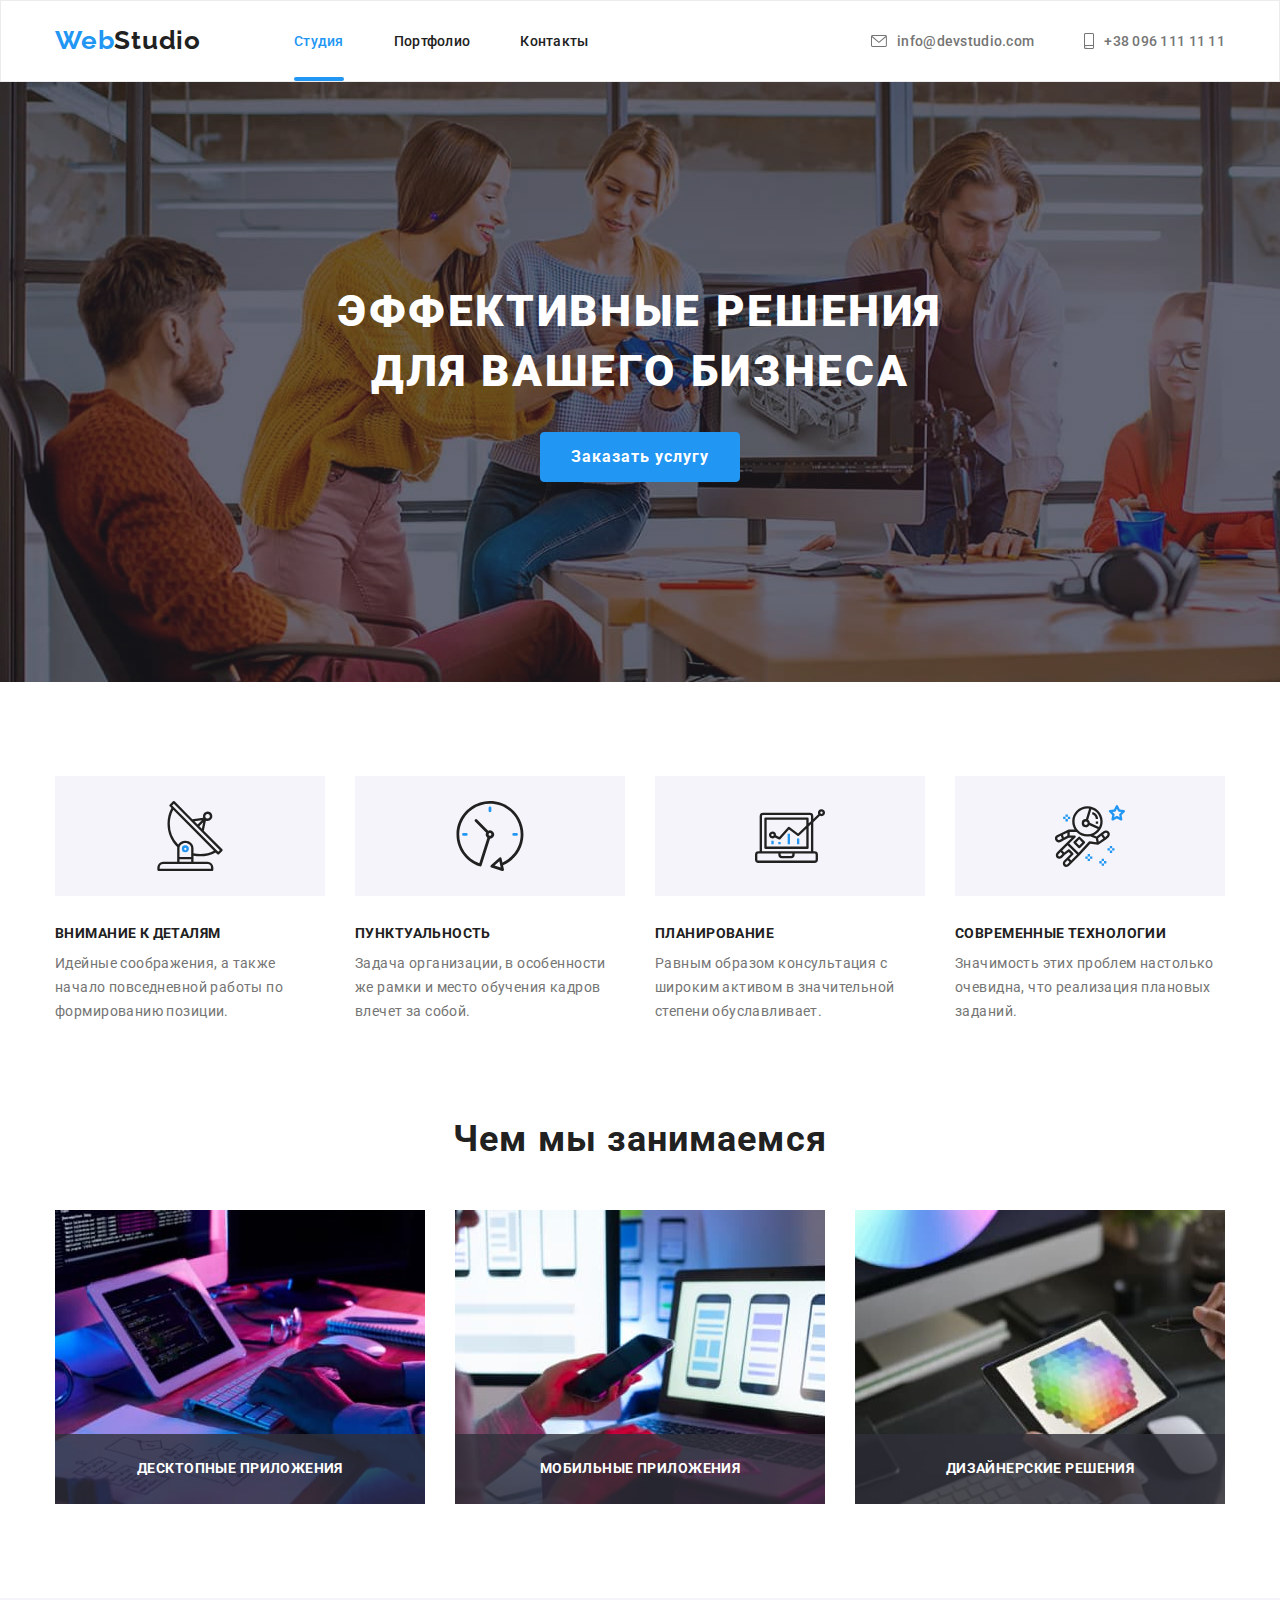
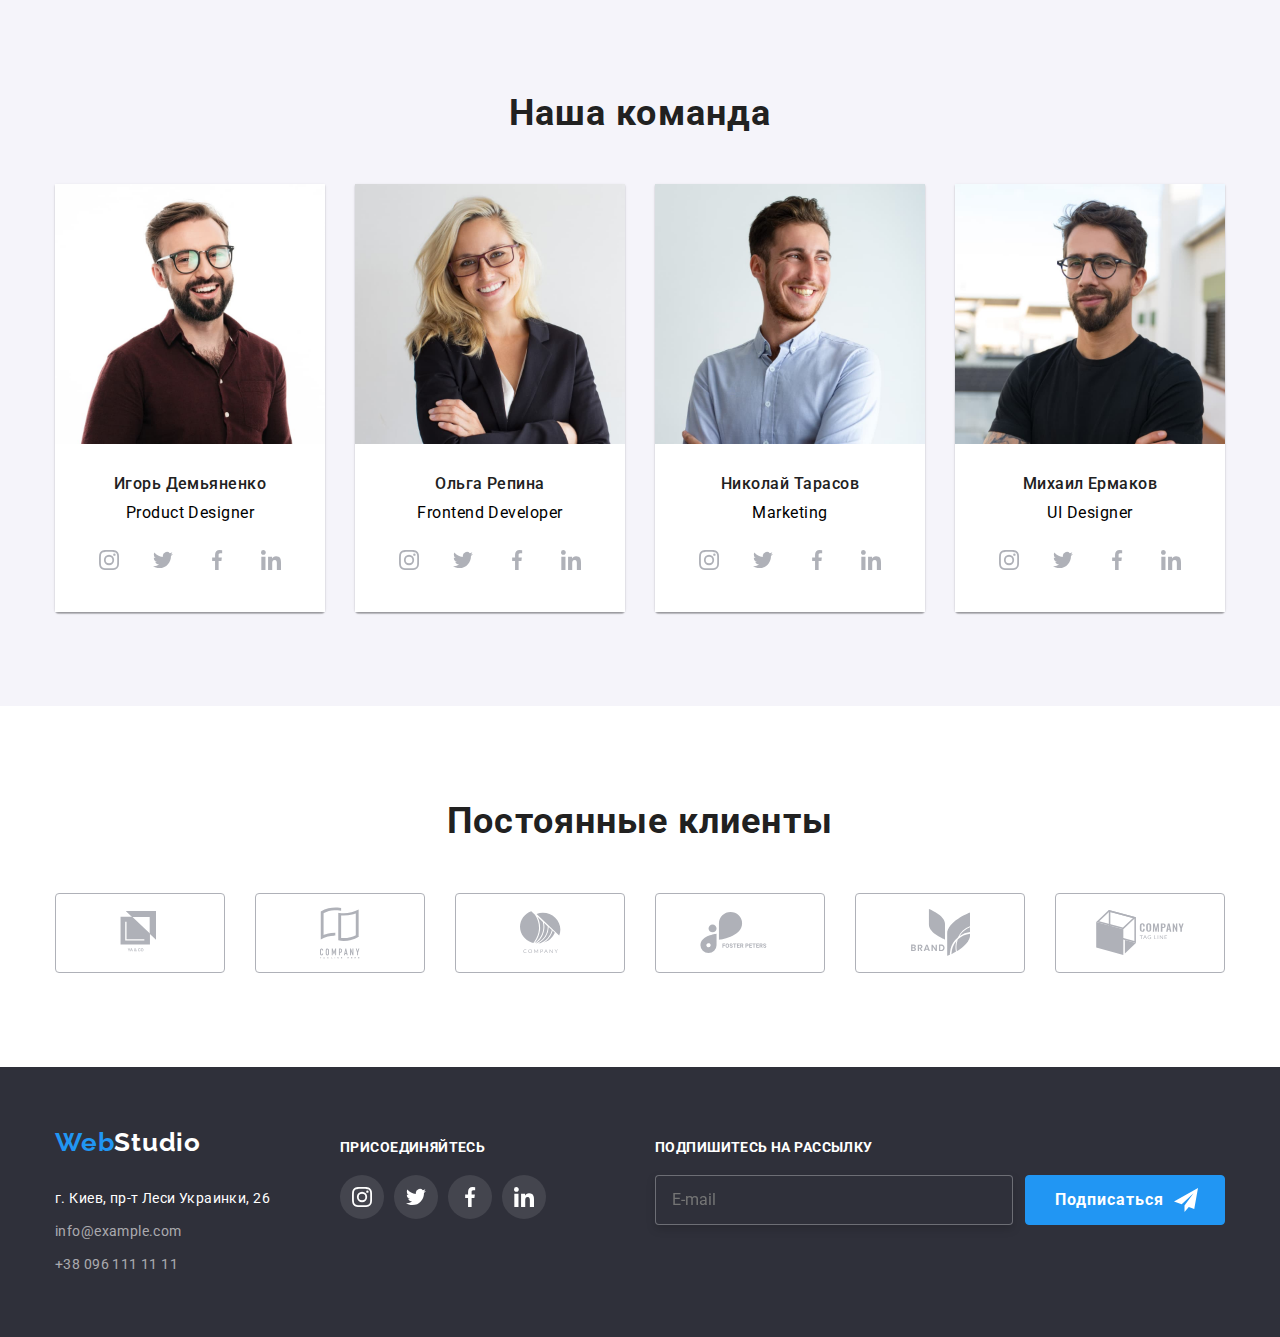
<file: index.html>
<!DOCTYPE html>
<html lang="ru">
<head>
    <meta charset="UTF-8">
    <meta name="viewport" content="width=device-width, initial-scale=1.0">
    <title>WebStudio</title>
    <link rel="stylesheet" href="https://cdnjs.cloudflare.com/ajax/libs/modern-normalize/1.0.0/modern-normalize.min.css ">
    <link rel="preconnect" href="https://fonts.gstatic.com">
    <link href="https://fonts.googleapis.com/css2?family=Raleway:wght@700&family=Roboto:wght@400;500;700;900&display=swap" rel="stylesheet">
    <link rel="stylesheet" href="./css/main.min.css">
</head>
<body>
    <!-- Шапка страницы -->
    <header class="header">
        <div class="container">
         
         <a class="logo" href="/"><span class="logo-color">Web</span>Studio</a> 
         <nav>
         <ul class="nav-links">
            <li class="item"><a class="nav-link current" href="">Студия</a></li>
            <li class="item"><a class="nav-link" href="./portfolio.html">Портфолио</a></li>
            <li class="item"><a class="nav-link" href="">Контакты</a></li>
         </ul>
         </nav>         

         <ul class="header-contacts">
            <li class="item"><a class="header-contact" href="mailto:info@devstudio.com">
                <svg class="icon-envelope">
                    <use href="./images/symbol-defs.svg#icon-envelope"></use>
                </svg>info@devstudio.com</a>
            </li>
            <li class="item"><a class="header-contact" href="tel:+380961111111">
                <svg class="icon-smartphone">
                    <use href="./images/symbol-defs.svg#icon-smartphone"></use>
                </svg>+38 096 111 11 11</a>
            </li>
         </ul>

         
        </div>
      
    </header>

    <!-- Тело страницы-->    
    <main> 
               <!-- Герой страницы -->
        <section class="hero hero-image">            
          <div class="container">
            <h1 class="hero-title">Эффективные решения<br> для вашего бизнеса</h1>
            <button class="order-button" type="button" data-modal-open>Заказать услугу</button>
          </div>
        </section>

        <!-- Преймущества фотостудии-->
        <section class="advantages">
          <div class="container">
            <div class="advantages-descr">
            <h2 class="visually-hidden">Наши преймущества</h2>

            <ul class="advantage">
                <li class="item">
                    <div class="adv-icon-container">
                    <svg width="70px" height="70px">
                        <use href="./images/symbol-defs.svg#icon-antenna"></use>
                    </svg>
                    </div>
                    <h3 class="advantage-title">Внимание к деталям</h3>
                    <p class="advantage-descr">
                        Идейные соображения, а также начало повседневной работы по формированию позиции.
                    </p>
                </li>

                <li class="item">
                    <div class="adv-icon-container">
                    <svg width="70px" height="70px">
                        <use href="./images/symbol-defs.svg#icon-clock"></use>
                    </svg>
                    </div>
                    <h3 class="advantage-title">Пунктуальность</h3>
                    <p class="advantage-descr">
                        Задача организации, в особенности же рамки и место обучения кадров влечет за собой.
                    </p>
                </li>

                <li class="item">
                    <div class="adv-icon-container">
                    <svg width="70px" height="70px">
                        <use href="./images/symbol-defs.svg#icon-diagram"></use>
                    </svg>
                    </div>
                    <h3 class="advantage-title">Планирование</h3>
                    <p class="advantage-descr">
                        Равным образом консультация с широким активом в значительной степени обуславливает.
                    </p>
                </li>

                <li class="item">
                    <div class="adv-icon-container">
                    <svg width="70px" height="70px">
                        <use href="./images/symbol-defs.svg#icon-astronaut"></use>
                    </svg>
                    </div>
                    <h3 class="advantage-title">Современные технологии</h3>
                    <p class="advantage-descr">
                        Значимость этих проблем настолько очевидна, что реализация плановых заданий.
                    </p>
                </li>
            </ul>
            </div>
            </div>
        </section>

        <!-- Чем занимается фотостудия-->
        <section class="doings">
          <div class="container">
           
            <h2 class="doings-title">Чем мы занимаемся</h2>
            <ul class="doings-list">
                <li class="item">
                    <img src="./images/image1.jpg" alt="Мужчина пишет исходный код сидя за столом" width="370">
                    <div class="doings-descr">
                        <h3 class="doings-text">Десктопные приложения</h3>
                    </div>
                </li> 

                <li class="item">
                    <img src="./images/image2.jpg" alt="Девушка сидит за ноутбуком с телефоном в руке" width="370">
                    <div class="doings-descr">
                        <h3 class="doings-text">Мобильные приложения</h3>
                    </div>
                </li>

                <li class="item">
                    <img src="./images/image3.jpg" alt="Мужчина рисует на планшете" width="370">
                    <div class="doings-descr">
                        <h3 class="doings-text">Дизайнерские решения</h3>
                    </div>
                </li>
            </ul>
           
          </div>
        </section>

        <!-- Команда фотостудии-->
        <section class="team">
            <div class="container">
            <div class="team-descr">
            <h2 class="team-title">Наша команда</h2>

            <ul class="team-list">
                <li class="team-list-item">
                    <img src="./images/ИгорьДемьяненко.jpg" alt="Мужчина в бордовой рубашке" width="270">
                    <div class="member-name">
                    <h3 class="member">Игорь Демьяненко</h3>
                    <p class="member-position">Product Designer</p>
                    <ul class="social-links">
                        <li class="item">
                            <a class="social-link" href="">
                                <svg class="social-icon">
                                    <use href="./images/symbol-defs.svg#icon-instagram"></use>
                                </svg>
                            </a>
                        </li>
                        <li class="item">
                            <a class="social-link" href="">
                                <svg class="social-icon">
                                    <use href="./images/symbol-defs.svg#icon-twitter"></use>
                                </svg>
                            </a>
                        </li>
                        <li class="item">
                            <a class="social-link" href="">
                                <svg class="social-icon">
                                    <use href="./images/symbol-defs.svg#icon-facebook"></use>
                                </svg>
                            </a>
                        </li>
                        <li class="item">
                            <a class="social-link" href="">
                                <svg class="social-icon">
                                    <use href="./images/symbol-defs.svg#icon-linkedin"></use>
                                </svg>
                            </a>
                        </li>                        
                    </ul>
                    </div>
                </li>

                <li class="team-list-item">
                    <img src="./images/ОльгаРепина.jpg" alt="Блондинка в пиджаке" width="270">
                    <div class="member-name">
                    <h3 class="member">Ольга Репина</h3>
                    <p class="member-position">Frontend Developer</p>
                    <ul class="social-links">
                        <li class="item">
                            <a class="social-link" href="">
                                <svg class="social-icon">
                                    <use href="./images/symbol-defs.svg#icon-instagram"></use>
                                </svg>
                            </a>
                        </li>
                        <li class="item">
                            <a class="social-link" href="">
                                <svg class="social-icon">
                                    <use href="./images/symbol-defs.svg#icon-twitter"></use>
                                </svg>
                            </a>
                        </li>
                        <li class="item">
                            <a class="social-link" href="">
                                <svg class="social-icon">
                                    <use href="./images/symbol-defs.svg#icon-facebook"></use>
                                </svg>
                            </a>
                        </li>
                        <li class="item">
                            <a class="social-link" href="">
                                <svg class="social-icon">
                                    <use href="./images/symbol-defs.svg#icon-linkedin"></use>
                                </svg>
                            </a>
                        </li>
                    </ul>
                    </div>
                </li>

                <li class="team-list-item">
                    <img src="./images/НиколайТарасов.jpg" alt="Мужчина в голубой рубашке" width="270">
                    <div class="member-name">
                    <h3 class="member">Николай Тарасов</h3>
                    <p class="member-position">Marketing</p>
                    <ul class="social-links">
                        <li class="item">
                            <a class="social-link" href="">
                                <svg class="social-icon">
                                    <use href="./images/symbol-defs.svg#icon-instagram"></use>
                                </svg>
                            </a>
                        </li>
                        <li class="item">
                            <a class="social-link" href="">
                                <svg class="social-icon">
                                    <use href="./images/symbol-defs.svg#icon-twitter"></use>
                                </svg>
                            </a>
                        </li>
                        <li class="item">
                            <a class="social-link" href="">
                                <svg class="social-icon">
                                    <use href="./images/symbol-defs.svg#icon-facebook"></use>
                                </svg>
                            </a>
                        </li>
                        <li class="item">
                            <a class="social-link" href="">
                                <svg class="social-icon">
                                    <use href="./images/symbol-defs.svg#icon-linkedin"></use>
                                </svg>
                            </a>
                        </li>
                    </ul>
                    </div>
                </li >

                <li class="team-list-item">
                    <img src="./images/МихаилЕрмаков.jpg" alt="Мужчина в черной футболке" width="270">
                    <div class="member-name">
                    <h3 class="member">Михаил Ермаков</h3>
                    <p class="member-position">UI Designer</p>
                    <ul class="social-links">
                        <li class="item">
                            <a class="social-link" href="">
                                <svg class="social-icon">
                                    <use href="./images/symbol-defs.svg#icon-instagram"></use>
                                </svg>
                            </a>
                        </li>
                        <li class="item">
                            <a class="social-link" href="">
                                <svg class="social-icon">
                                    <use href="./images/symbol-defs.svg#icon-twitter"></use>
                                </svg>
                            </a>
                        </li>
                        <li class="item">
                            <a class="social-link" href="">
                                <svg class="social-icon">
                                    <use href="./images/symbol-defs.svg#icon-facebook"></use>
                                </svg>
                            </a>
                        </li>
                        <li class="item">
                            <a class="social-link" href="">
                                <svg class="social-icon">
                                    <use href="./images/symbol-defs.svg#icon-linkedin"></use>
                                </svg>
                            </a>
                        </li>
                    </ul>
                    </div>
                </li>
            </ul>
            </div>
            </div>
        </section>

        <!-- Постоянные клиенты -->
        <section class="clients">
            <div class="container">

                    <h2 class="clients-title">Постоянные клиенты</h2>
                    <ul class="clients-list">
                        <li class="item">
                            <a class="client-link" href="">
                            <svg class="client-icon" width="44.27" height="43.23">
                                <use href="./images/symbol-defs.svg#icon-logo1"></use>
                            </svg>
                            </a>
                        </li>
                        <li class="item">
                            <a class="client-link" href="">
                                <svg class="client-icon" width="40" height="52">
                                    <use href="./images/symbol-defs.svg#icon-logo2"></use>
                                </svg>
                            </a>
                        </li>
                        <li class="item">
                            <a class="client-link" href="">
                                <svg class="client-icon" width="41" height="42.6">
                                    <use href="./images/symbol-defs.svg#icon-logo3"></use>
                                </svg>
                            </a>
                        </li>
                        <li class="item">
                            <a class="client-link" href="">
                                <svg class="client-icon" width="79.66" height="42.02">
                                    <use href="./images/symbol-defs.svg#icon-logo4"></use>
                                </svg>
                            </a>
                        </li>
                        <li class="item">
                            <a class="client-link" href="">
                                <svg class="client-icon" width="59" height="47">
                                    <use href="./images/symbol-defs.svg#icon-logo5"></use>
                                </svg>
                            </a>
                        </li>
                        <li class="item">
                            <a class="client-link" href="">
                                <svg class="client-icon" width="88.48" height="45.44">
                                    <use href="./images/symbol-defs.svg#icon-logo6"></use>
                                </svg>
                            </a>
                        </li>
                        
                    </ul>

            </div>
        </section>

    </main>

    <!-- Подвал страницы-->
    <footer class="footer">
        <div class="container">
            <div class="footer-box">
                <div class="address-box">
                    <div>
                        <a class="logo footer-logo" href="/">
                            <span class="logo-color">Web</span><span class="white-text">Studio</span>
                        </a>
    
                        <address class="footer-addr">
                            <span class="white-text">г. Киев, пр-т Леси Украинки, 26</span><br />
                            <a class="footer-link footer-mail" href="mailto:info@example.com">info@example.com</a> <br />
                            <a class="footer-link" href="tel:+380961111111">+38 096 111 11 11</a>
                        </address>
                    </div>
                </div>
    
                <div class="join">    
                    <h2 class="join-title">присоединяйтесь</h2>
                    <ul class="f-social-links">
                        <li class="item">
                            <a class="f-social-link" href="">
                                <svg class="social-icon">
                                    <use href="./images/symbol-defs.svg#icon-instagram"></use>
                                </svg>
                            </a>
                        </li>
                        <li class="item">
                            <a class="f-social-link" href="">
                                <svg class="social-icon">
                                    <use href="./images/symbol-defs.svg#icon-twitter"></use>
                                </svg>
                            </a>
                        </li>
                        <li class="item">
                            <a class="f-social-link" href="">
                                <svg class="social-icon">
                                    <use href="./images/symbol-defs.svg#icon-facebook"></use>
                                </svg>
                            </a>
                        </li>
                        <li class="item">
                            <a class="f-social-link" href="">
                                <svg class="social-icon">
                                    <use href="./images/symbol-defs.svg#icon-linkedin"></use>
                                </svg>
                            </a>
                        </li>
                    </ul>    
                </div>

                <div class="subscribe">
                    <h2 class="subscribe-title">Подпишитесь на рассылку</h2>

                    <div class="form-footer">
                        <form >                        
                            <label for="email"></label>
                            <div class="subscribe-email">
                                <input type="email" class="footer-input" name="email" id="email" placeholder="E-mail">
                            </div>                        
                        </form>
                        
                        <button class="subscribe-btn" type="button">Подписаться</button>
                    </div>
                </div>


            </div>
    
        </div>
    </footer>

    <!-- Модальное окно -->
    <div class="backdrop is-hidden" data-modal>
        <div class="modal">

            <button class="modal-close" data-modal-close>
                <svg class="modal-close-icon">
                    <use href="./images/symbol-form.svg#icon-close-black"></use>
                </svg>
            </button>

            <div class="backdrop-header">
                <h1 class="backdrop-text">Оставьте свои данные, мы вам перезвоним</h1>
            </div>

            <form class="backdrop-form">
                <div class="form-field name">
                    <label>
                        <div class="user-info">Имя</div>
                        <div class="input-icon">
                            <input type="text" name="name" class="modal-input">
                            <svg class="modal-icon">
                                <use href="./images/symbol-form.svg#icon-person-black"></use>
                            </svg>
                        </div>
                    </label>
                </div>

                <div class="form-field tel">
                    <label>
                        <div class="user-info">Телефон</div>
                        <div class="input-icon">
                            <input type="tel" name="tel" class="modal-input">
                            <svg class="modal-icon">
                                <use href="./images/symbol-form.svg#icon-phone-black"></use>
                            </svg>
                        </div>
                    </label>
                </div>

                <div class="form-field email">
                    <label>
                        <div class="user-info">Почта</div>
                        <div class="input-icon">
                            <input type="email" name="email" class="modal-input">
                            <svg class="modal-icon">
                                <use href="./images/symbol-form.svg#icon-email-black"></use>
                            </svg>
                        </div>
                    </label>
                </div>

                <div class="form-field comment">
                    <label>
                        <div class="user-comment">Комментарий</div>
                        <textarea name="comment" rows="5" class="comment-area" placeholder="Введите текст"></textarea>
                    </label>
                </div>

                <div class="checkbox">
                    <label class="checkbox-label">
                        <input type="checkbox" name="agree" class="old-checkbox visually-hidden">
                            <svg class="checkbox-icon">
                                <use href="./images/symbol-form.svg#icon-Vector"></use>
                            </svg>
                            <span class="checkbox-text">Соглашаюсь с рассылкой и принимаю
                                <a class="terms" href="">Условия договора</a>
                            </span>

                    </label>
                </div>
            </form>

            <button class="send-btn" type="button">Отправить</button>
        </div>


    </div>
    <script src="./js/modal.js"></script>
</body>
</html>
</file>
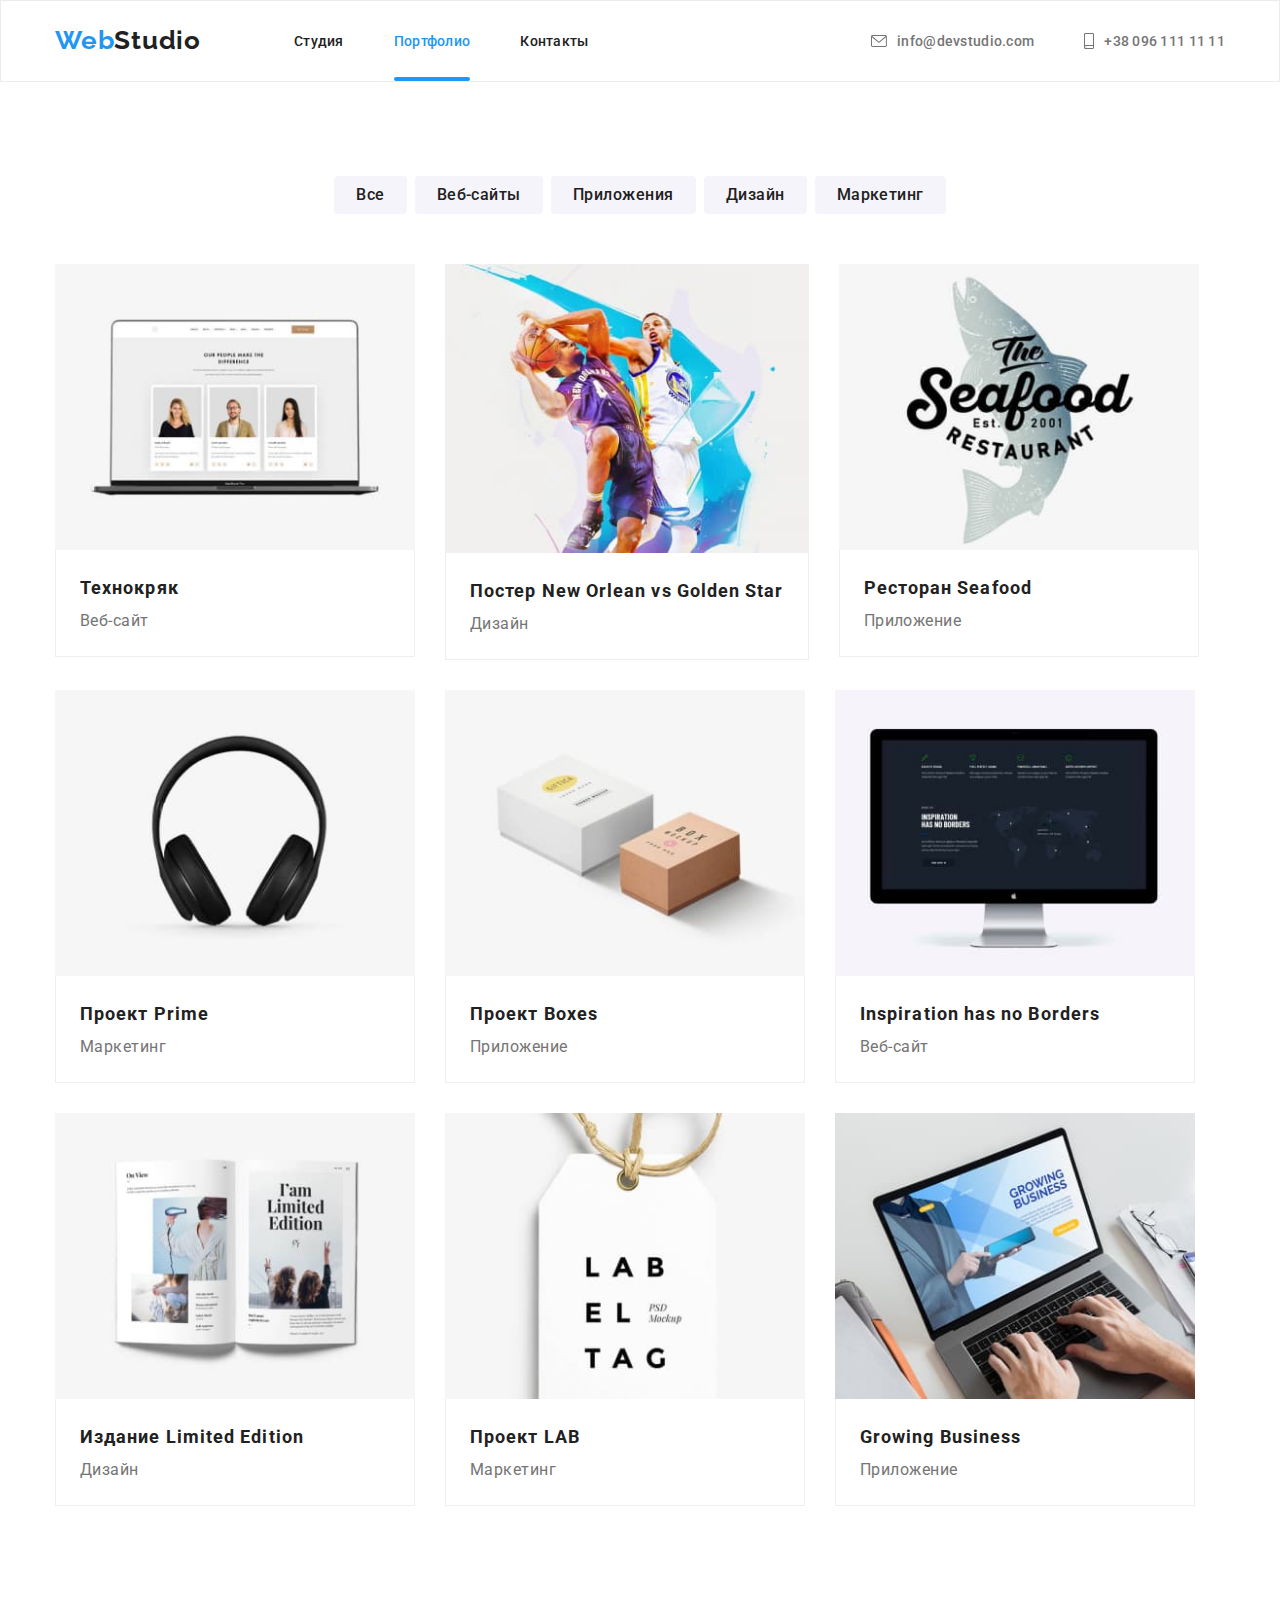
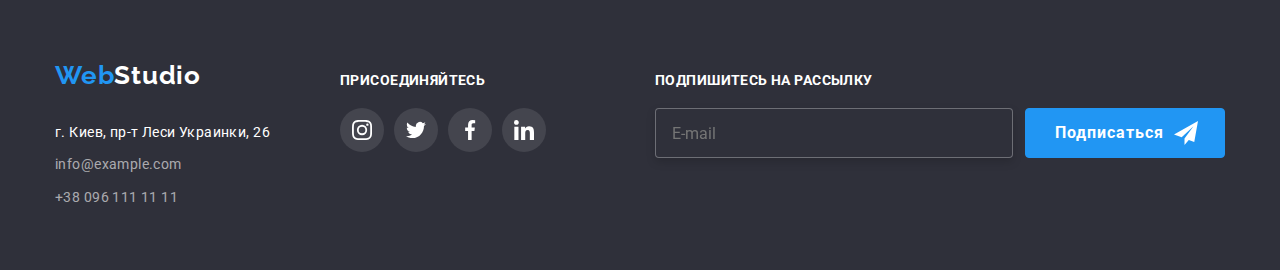
<file: portfolio.html>
<!DOCTYPE html>
<html lang="ru">

<head>
    <meta charset="UTF-8">
    <meta name="viewport" content="width=device-width, initial-scale=1.0">
    <title>WebStudio</title>
    <link rel="stylesheet"
        href="https://cdnjs.cloudflare.com/ajax/libs/modern-normalize/1.0.0/modern-normalize.min.css ">
    <link rel="preconnect" href="https://fonts.gstatic.com">
    <link
        href="https://fonts.googleapis.com/css2?family=Raleway:wght@700&family=Roboto:wght@400;500;700;900&display=swap"
        rel="stylesheet">
    <link rel="stylesheet" href="./css/main.min.css">
</head>

<body>
    <!-- Шапка страницы -->
    <header class="header">
        <div class="container">
    
            <a class="logo" href="/"><span class="logo-color">Web</span>Studio</a>
            <nav>
                <ul class="nav-links">
                    <li class="item"><a class="nav-link" href="./index.html">Студия</a></li>
                    <li class="item"><a class="nav-link current" href="">Портфолио</a></li>
                    <li class="item"><a class="nav-link" href="">Контакты</a></li>
                </ul>
            </nav>
    
            <ul class="header-contacts">
              <li class="item"><a class="header-contact" href="mailto:info@devstudio.com">
                  <svg class="icon-envelope">
                    <use href="./images/symbol-defs.svg#icon-envelope"></use>
                  </svg>info@devstudio.com</a>
              </li>
              <li class="item"><a class="header-contact" href="tel:+380961111111">
                  <svg class="icon-smartphone">
                    <use href="./images/symbol-defs.svg#icon-smartphone"></use>
                  </svg>+38 096 111 11 11</a>
              </li>
            </ul>

        </div>
    
    </header>

    <!-- Тело страницы-->
    <main>
        
        <!-- Панель кнопок -->
        <section class="portfolio-section">
         <div class="container">
          <h1 class="visually-hidden">Меню портфолио</h1>

           <ul class="portfolio-buttons">
               <li class="item">
                   <button class="portfolio-button" type="button">Все</button>
                </li>
               <li class="item">
                   <button class="portfolio-button" type="button">Веб-сайты</button>
                </li>
               <li class="item">
                   <button class="portfolio-button" type="button">Приложения</button>
                </li>
               <li class="item">
                   <button class="portfolio-button" type="button">Дизайн</button>
                </li>
               <li class="item">
                   <button class="portfolio-button" type="button">Маркетинг</button>
                </li>
           </ul>         

               <!-- Список работ -->
            <h2 class="visually-hidden">Список работ</h2>
            <ul class="works-list">
                <li class="works-item">
                  <a class="link" href="">
                  <div class="works-img">
                    <img src="./images/portfolio/Технокряк.jpg" alt="На экране ноутбука отображен веб-сфйт" width="370">
                    <div class="overlay">
                      <p class="overlay-text">Технокряк это современная площадка распространения коронавируса. Компании используют эту платформу для цифрового
                    шпионажа и атак на защищённые сервера конкурентов.</p>
                    </div>
                  </div>
                   
                  <div class="project">
                    <h3 class="project-name">Технокряк</h3>
                     <p class="project-area">Веб-сайт</p>
                  </div>
                  </a>
                </li>
                <li class="works-item">
                  <a class="link" href="">
                    <div class="works-img">
                    <img src="./images/portfolio/Постер.jpg" alt="Два баскетболиста" width="370">
                    <div class="overlay">
                      <p class="overlay-text">Технокряк это современная площадка распространения коронавируса. Компании используют эту
                        платформу для цифрового
                        шпионажа и атак на защищённые сервера конкурентов.</p>
                    </div>
                    </div>
                  <div class="project">
                    <h3 class="project-name">Постер New Orlean vs Golden Star</h3>
                    <p class="project-area">Дизайн</p>
                  </div>
                  </a>
                </li>
                <li class="works-item">
                  <a class="link" href="">
                    <div class="works-img">
                    <img src="./images/portfolio/Ресторан.jpg" alt="Логотип ресторана: название на фоне рыбы" width="370">
                    <div class="overlay">
                      <p class="overlay-text">Технокряк это современная площадка распространения коронавируса. Компании используют эту
                        платформу для цифрового
                        шпионажа и атак на защищённые сервера конкурентов.</p>
                    </div>
                    </div>
                    <div class="project">
                    <h3 class="project-name">Ресторан Seafood</h3>
                    <p class="project-area">Приложение</p>
                  </div>
                  </a>
                </li>
                <li class="works-item">
                  <a class="link" href="">
                    <div class="works-img">
                    <img src="./images/portfolio/наушники.jpg" alt="Наушники" width="370">
                    <div class="overlay">
                      <p class="overlay-text">Технокряк это современная площадка распространения коронавируса. Компании используют эту
                        платформу для цифрового
                        шпионажа и атак на защищённые сервера конкурентов.</p>
                    </div>
                    </div>
                  <div class="project">
                    <h3 class="project-name">Проект Prime</h3>
                    <p class="project-area">Маркетинг</p>
                  </div>
                  </a>
                </li>
                <li class="works-item">
                  <a class="link" href="">
                    <div class="works-img">
                    <img src="./images/portfolio/коробки.jpg" alt="Коробки" width="370">
                    <div class="overlay">
                      <p class="overlay-text">Технокряк это современная площадка распространения коронавируса. Компании используют эту
                        платформу для цифрового
                        шпионажа и атак на защищённые сервера конкурентов.</p>
                    </div>
                    </div>
                  <div class="project">
                    <h3 class="project-name">Проект Boxes</h3>
                    <p class="project-area">Приложение</p>
                  </div>
                  </a>
                </li>
                <li class="works-item">
                  <a class="link" href="">
                    <div class="works-img">
                    <img src="./images/portfolio/inspiration.jpg" alt="На экране монитора отображен веб-сайт" width="370">
                    <div class="overlay">
                      <p class="overlay-text">Технокряк это современная площадка распространения коронавируса. Компании используют эту
                        платформу для цифрового
                        шпионажа и атак на защищённые сервера конкурентов.</p>
                    </div>
                    </div>
                  <div class="project">
                    <h3 class="project-name">Inspiration has no Borders</h3>
                    <p class="project-area">Веб-сайт</p>
                  </div>
                  </a>
                </li>
                <li class="works-item">
                  <a class="link" href="">
                    <div class="works-img">
                    <img src="./images/portfolio/limitededition.jpg" alt="Книга с фотогрфиями" width="370">
                    <div class="overlay">
                      <p class="overlay-text">Технокряк это современная площадка распространения коронавируса. Компании используют эту
                        платформу для цифрового
                        шпионажа и атак на защищённые сервера конкурентов.</p>
                    </div>
                    </div>
                  <div class="project"> 
                    <h3 class="project-name">Издание Limited Edition</h3>
                    <p class="project-area">Дизайн</p>
                  </div>
                  </a>
                </li>
                <li class="works-item">
                  <a class="link" href="">
                    <div class="works-img">
                    <img src="./images/portfolio/lab.jpg" alt="Этикетка" width="370">
                    <div class="overlay">
                      <p class="overlay-text">Технокряк это современная площадка распространения коронавируса. Компании используют эту
                        платформу для цифрового
                        шпионажа и атак на защищённые сервера конкурентов.</p>
                    </div>
                    </div>
                  <div class="project">
                    <h3 class="project-name">Проект LAB</h3>
                    <p class="project-area">Маркетинг</p>
                  </div>
                  </a>
                </li>
                <li class="works-item">
                  <a class="link" href="">
                    <div class="works-img">
                    <img src="./images/portfolio/growingbusiness.jpg" alt="Мужчина работает за ноутбуком" width="370">
                    <div class="overlay">
                      <p class="overlay-text">Технокряк это современная площадка распространения коронавируса. Компании используют эту
                        платформу для цифрового
                        шпионажа и атак на защищённые сервера конкурентов.</p>
                    </div>
                    </div>
                  <div class="project">
                    <h3 class="project-name">Growing Business</h3>
                    <p class="project-area">Приложение</p>
                  </div>
                  </a>
                </li>
            </ul>
         </div>
        </section>

    </main>

    <!-- Подвал страницы-->
    <footer class="footer">
      <div class="container">
        <div class="footer-box">
          <div class="address-box">
            <div>
              <a class="logo footer-logo" href="/">
                <span class="logo-color">Web</span><span class="white-text">Studio</span>
              </a>
    
              <address class="footer-addr">
                <span class="white-text">г. Киев, пр-т Леси Украинки, 26</span><br />
                <a class="footer-link footer-mail" href="mailto:info@example.com">info@example.com</a> <br />
                <a class="footer-link" href="tel:+380961111111">+38 096 111 11 11</a>
              </address>
            </div>
          </div>
    
          <div class="join">
            <h2 class="join-title">присоединяйтесь</h2>
            <ul class="f-social-links">
              <li class="item">
                <a class="f-social-link" href="">
                  <svg class="social-icon">
                    <use href="./images/symbol-defs.svg#icon-instagram"></use>
                  </svg>
                </a>
              </li>
              <li class="item">
                <a class="f-social-link" href="">
                  <svg class="social-icon">
                    <use href="./images/symbol-defs.svg#icon-twitter"></use>
                  </svg>
                </a>
              </li>
              <li class="item">
                <a class="f-social-link" href="">
                  <svg class="social-icon">
                    <use href="./images/symbol-defs.svg#icon-facebook"></use>
                  </svg>
                </a>
              </li>
              <li class="item">
                <a class="f-social-link" href="">
                  <svg class="social-icon">
                    <use href="./images/symbol-defs.svg#icon-linkedin"></use>
                  </svg>
                </a>
              </li>
            </ul>
          </div>
    
          <div class="subscribe">
            <h2 class="subscribe-title">Подпишитесь на рассылку</h2>
    
            <div class="form-footer">
              <form>
                <label for="email"></label>
                <div class="subscribe-email">
                  <input type="email" class="footer-input" name="email" id="email" placeholder="E-mail">
                </div>
              </form>
    
              <button class="subscribe-btn" type="button">Подписаться</button>
            </div>
          </div>
    
    
        </div>
    
      </div>
    </footer>

</body>

</html>
</file>
<file: css/main.min.css>
body{font-family:"Roboto",sans-serif}a{text-decoration:none}li{list-style:none}img{display:block;max-width:100%;height:auto}h1,h2,h3,p{margin-top:0;margin-bottom:0}h2{font-weight:700;font-size:36px;line-height:1.17;text-align:center;letter-spacing:0.03em;color:#212121}.visually-hidden{position:absolute;clip:rect(0 0 0 0);width:1px;height:1px;margin:-1px}.container{width:1200px;margin-left:auto;margin-right:auto;padding:0 15px}.header{background-color:#fff;border:1px solid #ececec}.header .container{display:-webkit-box;display:-ms-flexbox;display:flex;-webkit-box-align:center;-ms-flex-align:center;align-items:center}.logo{margin-right:93px;font-family:"Raleway",sans-serif;font-weight:700;font-size:26px;line-height:1.2;letter-spacing:0.03em;color:#212121}.logo-color{color:#2196f3}.nav-links{display:-webkit-box;display:-ms-flexbox;display:flex;padding-left:0;margin:0}.nav-links .item:not(:last-child){margin-right:50px}.nav-links .item{position:relative}.nav-link{display:block;padding-top:32px;padding-bottom:32px;cursor:pointer;font-weight:500;font-size:14px;line-height:1, 14;letter-spacing:0.02em;color:#212121;-webkit-transition:color 250ms cubic-bezier(0.4, 0, 0.2, 1);transition:color 250ms cubic-bezier(0.4, 0, 0.2, 1)}.nav-link:hover,.nav-link:focus{color:#2196f3}.nav-link.current{color:#2196f3}.nav-link::after{content:'';position:absolute;left:0;bottom:0;display:block;width:100%;height:4px;border-radius:2px;background-color:#2196f3;opacity:0;-webkit-transition:opacity 250ms cubic-bezier(0.4, 0, 0.2, 1);transition:opacity 250ms cubic-bezier(0.4, 0, 0.2, 1)}.nav-link.current::after,.nav-link:hover::after{opacity:1}.header-contacts{display:-webkit-box;display:-ms-flexbox;display:flex;margin-left:auto;margin-top:0;margin-bottom:0;padding-left:0}.header-contacts .item:not(:last-child){margin-right:50px}.header-contact{display:-webkit-inline-box;display:-ms-inline-flexbox;display:inline-flex;-webkit-box-align:center;-ms-flex-align:center;align-items:center;padding-top:32px;padding-bottom:32px;cursor:pointer;font-weight:500;font-size:14px;line-height:1, 14;letter-spacing:0.02em;color:#757575;-webkit-transition:color 250ms cubic-bezier(0.4, 0, 0.2, 1);transition:color 250ms cubic-bezier(0.4, 0, 0.2, 1)}.header-contact:hover,.header-contact:focus{color:#2196f3}.icon-envelope{width:16px;height:12px;margin:0 10px 0 0;padding:0;fill:currentColor}.icon-smartphone{width:10px;height:16px;margin:0 10px 0 0;padding:0;fill:currentColor}.hero{padding-top:200px;padding-bottom:200px;text-align:center;background-color:#c4c4c4}.hero-image{height:600px;max-width:1600px;margin-left:auto;margin-right:auto;background-image:-webkit-gradient(linear, left top, right top, from(rgba(47,48,58,0.4)), to(rgba(47,48,58,0.4))),url(../images/Фон.jpg);background-image:linear-gradient(to right, rgba(47,48,58,0.4), rgba(47,48,58,0.4)),url(../images/Фон.jpg)}.hero-title{padding-left:auto;padding-right:auto;margin-bottom:30px;font-weight:900;font-size:44px;line-height:1.36;letter-spacing:0.06em;text-transform:uppercase;text-align:center;color:#ffffff}.order-button{width:200px;height:50px;border-radius:4px;border:1px solid #2196f3;cursor:pointer;padding-right:auto;padding-left:auto;font-weight:700;font-size:16px;line-height:1.87;text-align:center;letter-spacing:0.06em;outline:transparent;color:#ffffff;background-color:#2196f3;border-color:#2196f3}.advantages{padding:94px 0}.adv-icon-container{width:270px;height:120px;margin-bottom:30px;padding:25px 100px;background-color:#f5f4fa}.advantage{display:-webkit-box;display:-ms-flexbox;display:flex;padding-left:0;margin:0}.advantage .item:not(:last-child){margin-right:30px}.advantage-title{margin-bottom:10px;width:270px;font-weight:700;font-size:14px;line-height:1.14;letter-spacing:0.03em;text-transform:uppercase;color:#212121}.advantage-descr{font-size:14px;line-height:1.71;letter-spacing:0.03em;width:270px;color:#757575}.doings{padding:0 0 94px 0}.doings-title{margin-bottom:50px}.doings-list{display:-webkit-box;display:-ms-flexbox;display:flex;padding-left:0;margin-top:0;margin-bottom:0}.doings-list .item:not(:last-child){margin-right:30px}.doings-list .item{position:relative}.doings-descr{position:absolute;bottom:0;left:0;width:370px;height:70px;background:rgba(47,48,58,0.8)}.doings-text{font-weight:700;font-size:14px;line-height:1.14;text-align:center;letter-spacing:0.03em;text-transform:uppercase;padding:27px 0;color:#fff}.team{padding:94px 0;background-color:#f5f4fa}.team-title{margin-bottom:50px}.team-list{display:-webkit-box;display:-ms-flexbox;display:flex;margin-top:0;margin-bottom:0;padding-left:0}.team-list-item:not(:last-child){margin-right:30px}.team-list-item{-webkit-box-shadow:0px 1px 3px rgba(0,0,0,0.12),0px 1px 1px rgba(0,0,0,0.14),0px 2px 1px rgba(0,0,0,0.2);box-shadow:0px 1px 3px rgba(0,0,0,0.12),0px 1px 1px rgba(0,0,0,0.14),0px 2px 1px rgba(0,0,0,0.2);border-radius:0px 0px 4px 4px}.member{margin-bottom:10px;font-weight:500;font-size:16px;line-height:1.2;text-align:center;letter-spacing:0.03em;color:#212121}.member-name{padding-top:30px;padding-bottom:30px;background-color:#fff}.member-position{font-size:16px;line-height:1.2;text-align:center;letter-spacing:0.03em;margin-bottom:16px}.social-links{display:-webkit-box;display:-ms-flexbox;display:flex;-webkit-box-pack:center;-ms-flex-pack:center;justify-content:center;padding-left:32px;padding-right:32px;margin-top:0;margin-bottom:0}.social-links .item:not(:last-child){margin-right:10px}.social-link{display:-webkit-inline-box;display:-ms-inline-flexbox;display:inline-flex;-webkit-box-pack:center;-ms-flex-pack:center;justify-content:center;-webkit-box-align:center;-ms-flex-align:center;align-items:center;width:44px;height:44px;padding:0;margin:0;border-radius:50%;background-color:#fff;fill:#afb1b8;-webkit-transition:background-color 250ms cubic-bezier(0.4, 0, 0.2, 1),fill 250ms cubic-bezier(0.4, 0, 0.2, 1);transition:background-color 250ms cubic-bezier(0.4, 0, 0.2, 1),fill 250ms cubic-bezier(0.4, 0, 0.2, 1)}.social-link:hover,.social-link:focus{background-color:#2196f3;fill:#fff}.social-icon{width:20px;height:20px}.clients{padding:94px 0;margin-left:auto;margin-right:auto}.clients-title{margin-bottom:50px}.clients-list{display:-webkit-box;display:-ms-flexbox;display:flex;-webkit-box-pack:center;-ms-flex-pack:center;justify-content:center;margin:0;padding-left:0}.clients-list .item:not(:last-child){margin-right:30px}.client-link{display:-webkit-inline-box;display:-ms-inline-flexbox;display:inline-flex;-webkit-box-pack:center;-ms-flex-pack:center;justify-content:center;-webkit-box-align:center;-ms-flex-align:center;align-items:center;width:170px;height:80px;padding:0;margin:0;border:solid 1px #afb1b8;border-radius:4px;fill:#afb1b8;-webkit-transition:border 250ms cubic-bezier(0.4, 0, 0.2, 1),fill 250ms cubic-bezier(0.4, 0, 0.2, 1);transition:border 250ms cubic-bezier(0.4, 0, 0.2, 1),fill 250ms cubic-bezier(0.4, 0, 0.2, 1)}.client-link:hover,.client-link:focus{border-color:#2196f3;fill:#2196f3}.portfolio-section{padding-top:94px;padding-bottom:94px}.portfolio-buttons{display:-webkit-box;display:-ms-flexbox;display:flex;-webkit-box-pack:center;-ms-flex-pack:center;justify-content:center;margin-bottom:50px;margin-top:0;padding-left:0}.portfolio-buttons .item:not(:last-child){margin-right:8px}.portfolio-button{cursor:pointer;outline:transparent;border:none;border-radius:4px;padding:6px 22px;font-weight:500;font-size:16px;line-height:1.63;text-align:center;letter-spacing:0.03em;color:#212121;background-color:#f5f4fa;-webkit-transition:background-color 250ms cubic-bezier(0.4, 0, 0.2, 1),color 250ms cubic-bezier(0.4, 0, 0.2, 1),border-color 250ms cubic-bezier(0.4, 0, 0.2, 1),-webkit-box-shadow 250ms cubic-bezier(0.4, 0, 0.2, 1);transition:background-color 250ms cubic-bezier(0.4, 0, 0.2, 1),color 250ms cubic-bezier(0.4, 0, 0.2, 1),border-color 250ms cubic-bezier(0.4, 0, 0.2, 1),-webkit-box-shadow 250ms cubic-bezier(0.4, 0, 0.2, 1);transition:background-color 250ms cubic-bezier(0.4, 0, 0.2, 1),color 250ms cubic-bezier(0.4, 0, 0.2, 1),box-shadow 250ms cubic-bezier(0.4, 0, 0.2, 1),border-color 250ms cubic-bezier(0.4, 0, 0.2, 1);transition:background-color 250ms cubic-bezier(0.4, 0, 0.2, 1),color 250ms cubic-bezier(0.4, 0, 0.2, 1),box-shadow 250ms cubic-bezier(0.4, 0, 0.2, 1),border-color 250ms cubic-bezier(0.4, 0, 0.2, 1),-webkit-box-shadow 250ms cubic-bezier(0.4, 0, 0.2, 1)}.portfolio-button:hover,.portfolio-button:focus{color:#ffffff;background-color:#2196f3;-webkit-box-shadow:0px 3px 1px rgba(0,0,0,0.1),0px 1px 2px rgba(0,0,0,0.08),0px 2px 2px rgba(0,0,0,0.12);box-shadow:0px 3px 1px rgba(0,0,0,0.1),0px 1px 2px rgba(0,0,0,0.08),0px 2px 2px rgba(0,0,0,0.12)}.works-list{display:-webkit-box;display:-ms-flexbox;display:flex;-ms-flex-wrap:wrap;flex-wrap:wrap;padding:0;margin:0}.works-item{-ms-flex-preferred-size:calc(100% / 3 - 30px);flex-basis:calc(100% / 3 - 30px);margin-right:30px;margin-bottom:30px}.works-item:nth-child(3n){margin-right:0}.works-item:nth-last-child(-n+3){margin-bottom:0}.works-item:hover,.works-item:focus{cursor:pointer;-webkit-box-shadow:0px 1px 1px rgba(0,0,0,0.12),0px 4px 4px rgba(0,0,0,0.06),1px 4px 6px rgba(0,0,0,0.16);box-shadow:0px 1px 1px rgba(0,0,0,0.12),0px 4px 4px rgba(0,0,0,0.06),1px 4px 6px rgba(0,0,0,0.16)}.works-item .link:focus{display:block;outline:none;-webkit-box-shadow:0px 1px 1px rgba(0,0,0,0.12),0px 4px 4px rgba(0,0,0,0.06),1px 4px 6px rgba(0,0,0,0.16);box-shadow:0px 1px 1px rgba(0,0,0,0.12),0px 4px 4px rgba(0,0,0,0.06),1px 4px 6px rgba(0,0,0,0.16)}.project{padding:20px 24px;border-left:1px solid #eeeeee;border-right:1px solid #eeeeee;border-bottom:1px solid #eeeeee}.project-name{font-weight:700;font-size:18px;line-height:2;letter-spacing:0.06em;text-align:left;white-space:nowrap;color:#212121}.project-area{font-size:16px;line-height:1.88;letter-spacing:0.03em;color:#757575}.works-img{position:relative;overflow:hidden}.works-img .overlay{position:absolute;width:370px;height:294px;background-color:rgba(33,150,243,0.9);-webkit-transform:translateY(0) translateX(0);transform:translateY(0) translateX(0);-webkit-transition:-webkit-transform 250ms cubic-bezier(0.4, 0, 0.2, 1);transition:-webkit-transform 250ms cubic-bezier(0.4, 0, 0.2, 1);transition:transform 250ms cubic-bezier(0.4, 0, 0.2, 1);transition:transform 250ms cubic-bezier(0.4, 0, 0.2, 1), -webkit-transform 250ms cubic-bezier(0.4, 0, 0.2, 1)}.works-img .overlay-text{padding:63px 24px;font-weight:400;font-size:18px;line-height:1.56;letter-spacing:0.03em;color:#ffffff}.works-item .link:focus .overlay,.works-item:hover .overlay{-webkit-transform:translateY(-100%) translateX(0);transform:translateY(-100%) translateX(0)}.footer{padding-top:60px;padding-bottom:60px;background-color:#2f303a}.footer-box{display:-webkit-inline-box;display:-ms-inline-flexbox;display:inline-flex;margin:0;padding:0;width:1170px}.footer-logo{display:inline-block;margin-bottom:20px;margin-right:auto;padding-right:auto}.footer-addr{display:block;font-size:14px;line-height:1.71;letter-spacing:0.03em;font-style:normal}.footer-mail{display:inline-block;margin-bottom:9px}.footer-link{color:rgba(255,255,255,0.6)}.address-box{display:-webkit-inline-box;display:-ms-inline-flexbox;display:inline-flex;margin-right:70px}.white-text{display:inline-block;margin-bottom:9px;color:#ffffff}.join{display:inline-block;-webkit-box-align:center;-ms-flex-align:center;align-items:center;-webkit-box-pack:center;-ms-flex-pack:center;justify-content:center;padding-top:12px}.join-title{font-weight:700;font-size:14px;line-height:16px;letter-spacing:0.03em;text-transform:uppercase;color:#fff;text-align:left;margin-bottom:20px}.subscribe{display:inline-block;margin-left:auto;padding-top:12px}.subscribe-title{font-weight:700;font-size:14px;line-height:16px;letter-spacing:0.03em;text-transform:uppercase;color:#fff;text-align:left;margin-bottom:20px}.subscribe-email{display:inline-block;margin-right:12px}.form-footer{display:-webkit-inline-box;display:-ms-inline-flexbox;display:inline-flex}.footer-input{display:inline-block;width:358px;height:50px;padding-left:16px;border:1px solid rgba(255,255,255,0.3);-webkit-box-sizing:border-box;box-sizing:border-box;-webkit-filter:drop-shadow(0px 4px 4px rgba(0,0,0,0.15));filter:drop-shadow(0px 4px 4px rgba(0,0,0,0.15));border-radius:4px;font-weight:400;font-size:16px;line-height:1, 25;background-color:#2f303a;color:rgba(255,255,255,0.6)}.subscribe-btn{display:-webkit-inline-box;display:-ms-inline-flexbox;display:inline-flex;-webkit-box-align:center;-ms-flex-align:center;align-items:center;width:200px;height:50px;border-radius:4px;border:1px solid #2196f3;cursor:pointer;padding-right:auto;padding-left:29px;padding-top:10px;padding-bottom:10px;margin:0;font-weight:700;font-size:16px;line-height:1.87;text-align:center;letter-spacing:0.06em;outline:transparent;color:#ffffff;background-color:#2196f3;border-color:#2196f3}.subscribe-btn::after{content:'';display:inline-block;margin-left:10px;width:24px;height:24px;background-image:url(../images/form_svg/iconsend.svg)}.f-social-links{display:-webkit-box;display:-ms-flexbox;display:flex;-webkit-box-pack:center;-ms-flex-pack:center;justify-content:center;margin-top:0;margin-bottom:0;padding-left:0}.f-social-links .item:not(:last-child){margin-right:10px}.f-social-link{display:-webkit-inline-box;display:-ms-inline-flexbox;display:inline-flex;-webkit-box-pack:center;-ms-flex-pack:center;justify-content:center;-webkit-box-align:center;-ms-flex-align:center;align-items:center;width:44px;height:44px;padding:0;margin:0;border-radius:50%;background-color:rgba(255,255,255,0.1);fill:#ffffff;-webkit-transition:background-color 250ms cubic-bezier(0.4, 0, 0.2, 1),fill 250ms cubic-bezier(0.4, 0, 0.2, 1);transition:background-color 250ms cubic-bezier(0.4, 0, 0.2, 1),fill 250ms cubic-bezier(0.4, 0, 0.2, 1)}.f-social-link:hover,.f-social-link:focus{background-color:#2196f3;fill:#fff}.backdrop{position:fixed;top:0;left:0;width:100%;height:100%;background:rgba(0,0,0,0.2)}.modal{position:absolute;width:528px;height:581px;left:50%;top:50%;-webkit-transform:translateX(-50%) translateY(-50%);transform:translateX(-50%) translateY(-50%);background:#ffffff;-webkit-box-shadow:0px 1px 3px rgba(0,0,0,0.12),0px 1px 1px rgba(0,0,0,0.14),0px 2px 1px rgba(0,0,0,0.2);box-shadow:0px 1px 3px rgba(0,0,0,0.12),0px 1px 1px rgba(0,0,0,0.14),0px 2px 1px rgba(0,0,0,0.2);border-radius:4px}.modal-close{display:-webkit-box;display:-ms-flexbox;display:flex;-webkit-box-pack:center;-ms-flex-pack:center;justify-content:center;-webkit-box-align:center;-ms-flex-align:center;align-items:center;position:absolute;right:8px;top:8px;width:30px;height:30px;border-radius:50%;background:#ffffff;border:1px solid rgba(0,0,0,0.1);outline:none;cursor:pointer}.modal-close-icon{width:18px;height:18px;-webkit-transition:fill 250ms cubic-bezier(0.4, 0, 0.2, 1);transition:fill 250ms cubic-bezier(0.4, 0, 0.2, 1)}.modal-close:hover .modal-close-icon{fill:#2196f3}.is-hidden{opacity:0;pointer-events:none}.backdrop-header{padding-top:40px;padding-right:40px;padding-left:40px;margin-bottom:12px}.backdrop-text{font-weight:700;font-size:20px;line-height:1.15;text-align:center;letter-spacing:0.03em;color:#212121}.user-comment,.user-info{font-weight:400;font-size:12px;line-height:1.17;letter-spacing:0.01em;color:#757575;margin-bottom:4px}.form-field{padding:0 40px;margin-bottom:10px}.modal-input{width:448px;height:40px;padding-left:42px;cursor:pointer;border:1px solid rgba(33,33,33,0.2);-webkit-box-sizing:border-box;box-sizing:border-box;border-radius:4px;-webkit-transition:border-color 250ms cubic-bezier(0.4, 0, 0.2, 1);transition:border-color 250ms cubic-bezier(0.4, 0, 0.2, 1)}.modal-input:focus{outline:none;border-color:#2196f3}.modal-input:focus+.modal-icon{fill:#2196f3}.comment{margin-bottom:20px}.comment-area{width:448px;height:120px;padding:12px 16px;resize:none;cursor:pointer;border:1px solid rgba(33,33,33,0.2);-webkit-box-sizing:border-box;box-sizing:border-box;border-radius:4px;-webkit-transition:border-color 250ms cubic-bezier(0.4, 0, 0.2, 1);transition:border-color 250ms cubic-bezier(0.4, 0, 0.2, 1)}.comment-area:focus{outline:none;border-color:#2196f3}.comment-area::-webkit-input-placeholder{font-weight:400;font-size:14px;line-height:1.14;letter-spacing:0.01em;color:rgba(117,117,117,0.5)}.comment-area:-ms-input-placeholder{font-weight:400;font-size:14px;line-height:1.14;letter-spacing:0.01em;color:rgba(117,117,117,0.5)}.comment-area::-ms-input-placeholder{font-weight:400;font-size:14px;line-height:1.14;letter-spacing:0.01em;color:rgba(117,117,117,0.5)}.comment-area::placeholder{font-weight:400;font-size:14px;line-height:1.14;letter-spacing:0.01em;color:rgba(117,117,117,0.5)}.input-icon{position:relative}.modal-icon{position:absolute;left:12px;top:50%;-webkit-transform:translateY(-50%);transform:translateY(-50%);width:18px;height:18px;-webkit-transition:fill 250ms cubic-bezier(0.4, 0, 0.2, 1);transition:fill 250ms cubic-bezier(0.4, 0, 0.2, 1)}.checkbox{padding-right:51px;padding-left:52px;margin-bottom:30px}.checkbox-text{margin-left:24px;font-weight:400;font-size:14px;line-height:1.71;letter-spacing:0.03em;color:#757575}.checkbox-label{display:inline-block;position:relative}.checkbox-icon{position:absolute;left:0;top:50%;-webkit-transform:translateY(-50%);transform:translateY(-50%);width:16px;height:15px;cursor:pointer;-webkit-transition:fill 250ms cubic-bezier(0.4, 0, 0.2, 1);transition:fill 250ms cubic-bezier(0.4, 0, 0.2, 1)}.terms{font-weight:400;font-size:14px;line-height:1.71;letter-spacing:0.03em;text-decoration:underline;color:#2196f3}.old-checkbox:checked ~ .checkbox-icon{background-image:url(../images/form_svg/iconcheck.svg);fill:#2196f3}.send-btn{display:block;width:200px;height:50px;border-radius:4px;border:1px solid #188ce8;cursor:pointer;padding-right:55px;padding-left:56px;padding-top:10px;padding-bottom:10px;margin-left:auto;margin-right:auto;margin-bottom:40px;font-weight:700;font-size:16px;line-height:1.87;text-align:center;letter-spacing:0.06em;outline:transparent;color:#ffffff;background-color:#188ce8;border-color:#188ce8}
/*# sourceMappingURL=main.min.css.map */
</file>
